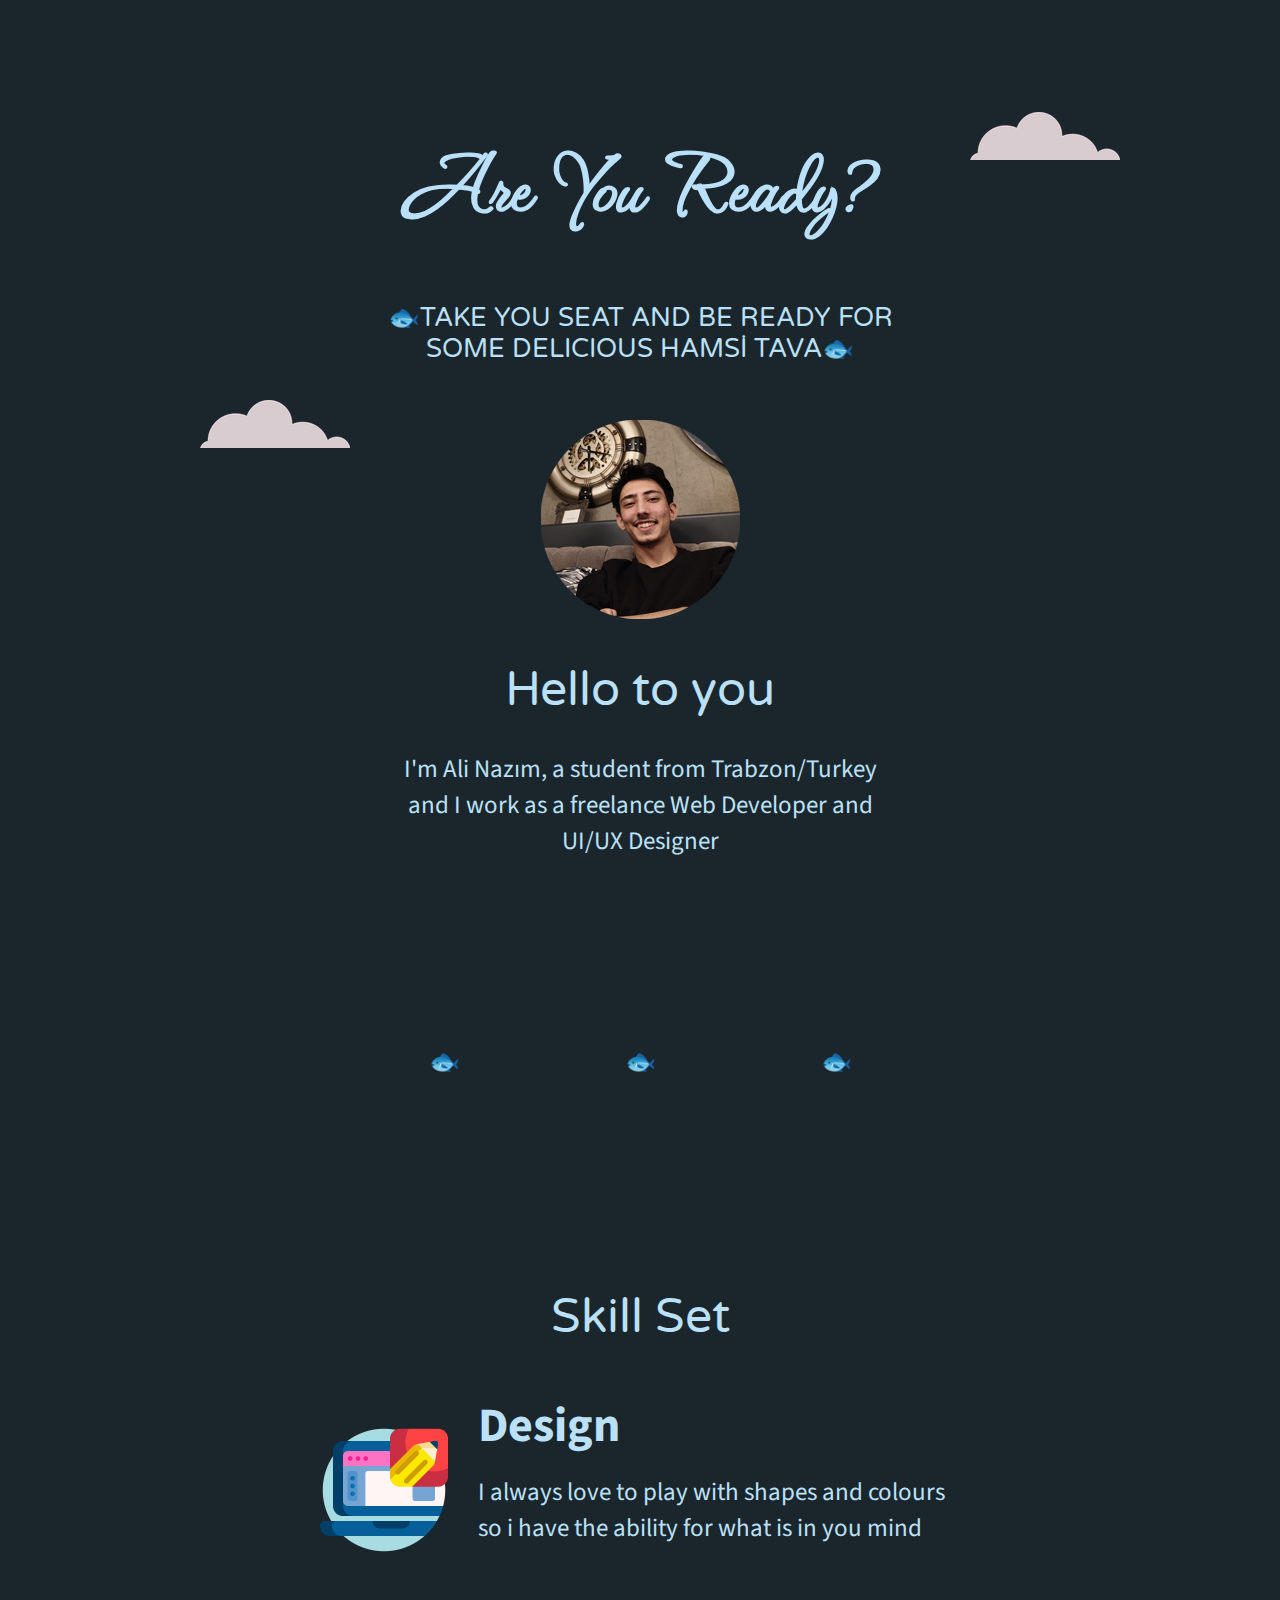
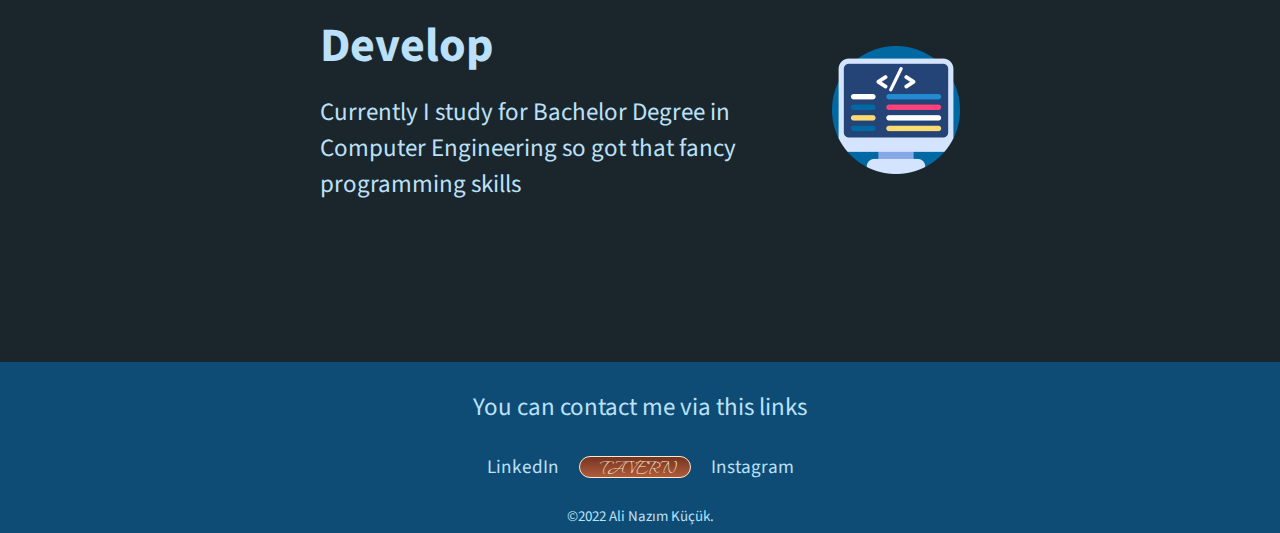
<file: index.html>
<!DOCTYPE html>
<html lang="tr" dir="ltr">

<head>
  <meta charset="utf-8">
  <title>Ali Nazım</title>
  <link rel="stylesheet" href="stylee.css">
  <link rel="icon" href="images/hamsi.ico">
  <link rel="preconnect" href="https://fonts.googleapis.com">
  <link rel="preconnect" href="https://fonts.gstatic.com" crossorigin>
  <link href="https://fonts.googleapis.com/css2?family=Dancing+Script&family=Licorice&family=Source+Sans+Pro:wght@300&family=Varela+Round&family=Waterfall&display=swap" rel="stylesheet">
</head>

<body>
  <div class="topcon">
    <img class="bulut1" src="images/cloud.png" alt="">
    <h1 class="space2" class="centertitle">Are You Ready?</h1>
    <h2 class="iinl"> 🐟TAKE YOU SEAT AND BE READY FOR SOME DELICIOUS HAMSİ TAVA🐟</h2>
    <img class="bulut2" src="images/cloud.png" alt="">
    <div class="profile">
      <img src="images/ali.png" alt="">
      <h2>Hello to you</h2>
      <p class="">I'm Ali Nazım, a student from Trabzon/Turkey and I work as a freelance <spa>Web Developer</spa> and UI/UX Designer</p>

    </div>

    <p class="ara">🐟</p>
    <p class="ara">🐟</p>
    <p class="ara">🐟</p>

  </div>
  <div class="middlecon">
    <div class="skills">
      <h2 class="myskil">Skill Set</h2>
      <div class="skill-row">
        <img class="des-img" src="images/software.png" alt="">
        <h3>Design</h3>
        <p>I always love to play with shapes and colours so i have the ability for what is in you mind</p>
      </div>
      <div class="skill-row">
        <img class="dev-img" src="images/coding.png" alt="">
        <h3>Develop</h3>
        <p>Currently I study for Bachelor Degree in Computer Engineering so got that fancy programming skills</p>

      </div>
    </div>

  </div>


  <div class="bottomcon">
    <div class="contact-me">
      <p>You can contact me via this links</p>
      <a class="linkss" target="_blank" href="https://www.linkedin.com/in/ali-nazım-küçük/">LinkedIn</a>
      <a class="btn"    target="_blank" href="tavern.html">TAVERN</a>
      <a class="linkss" target="_blank" href="https://www.instagram.com/alinkucuk/">Instagram</a>



    </div>

    <p id="name">©2022 Ali Nazım Küçük.</p>
  </div>
</body>

</html>
</file>
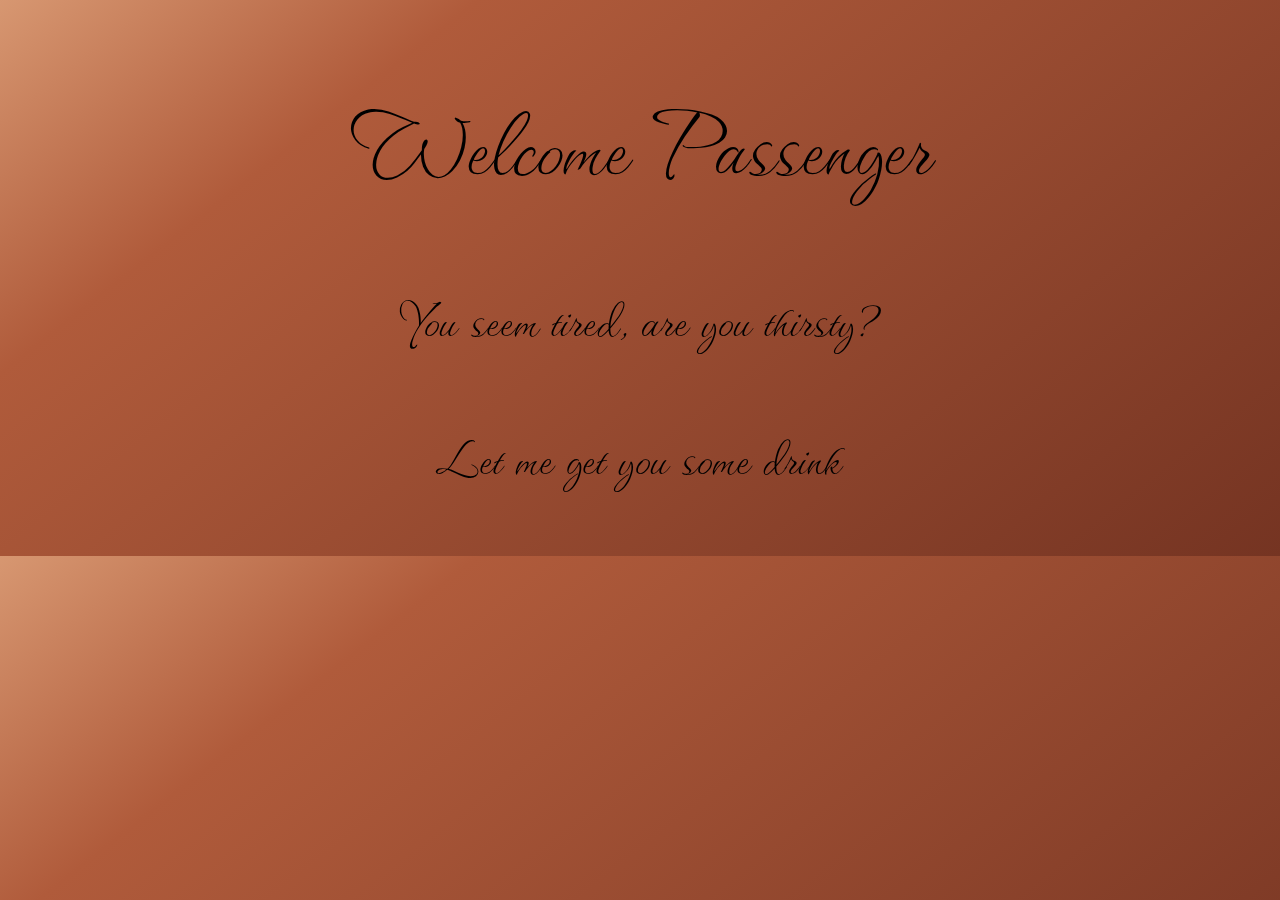
<file: tavern.html>
<!DOCTYPE html>
<html lang="en" dir="ltr">
  <head>
    <meta charset="utf-8">
    <title>Tavern</title>
    <link rel="stylesheet" href="tavernacss.css">
    <link rel="preconnect" href="https://fonts.googleapis.com">
    <link rel="preconnect" href="https://fonts.gstatic.com" crossorigin>
    <link href="https://fonts.googleapis.com/css2?family=Dancing+Script&family=Licorice&family=Source+Sans+Pro:wght@300&family=Varela+Round&family=Waterfall&display=swap" rel="stylesheet">
</head>
  <body>
    <h1>Welcome Passenger</h1>
    <p>You seem tired, are you thirsty?</p>
    <p>Let me get you some drink</p>
  </body>
</html>
</file>
<file: stylee.css>
body{
  margin: 0;
  font-family: sans-serif;
  position: relative;
  margin-bottom: 0;
  font-size: 2rem;
  color: #BBE1FA;
  background-color: #1B262C;
}

.topcon{
  padding-top: 7rem;
  font-family: 'Source Sans Pro', sans-serif;
  margin-left: auto;
  margin-right: auto;
    margin-bottom: 0rem;
  text-align: center;
  position: relative;
  font-size: 25px;
  background-color: #1B262C;
}
.middlecon{
  margin-top: 10rem;
  margin-bottom: 10rem;
  text-align: center;

}
.bottomcon{
  padding-top: 20px;
  text-align: center;
  background-color: #0F4C75;
  line-height: 0;
  margin-top: 10rem;
  margin-bottom: 0;
  font-size: 1.2rem;
}
.iinl{
  display: inline-block;
  font-size: 1.6rem;
  margin: 3.5rem auto 3.5rem auto;
  width: 40%;
}
.profile{
  width: 40%;
  text-align: center;
  margin: auto;
}

.btn{
  display: block;
}
.myskil{
  margin-top: 70px;
  margin-bottom: 5rem;
}
.ara{
  width: 50;
  text-align: center;
  margin: 10rem 5rem 3rem 5rem;
  display: inline-block;
}
.contact-me{
  line-height: 0;
  margin-top: 0;
    font-family: 'Source Sans Pro', sans-serif;
}
.cont{
  margin 0;
}

p{
  font-family: 'Source Sans Pro', sans-serif;
  font-size: 25px;
}
h1{
  font-size: 0.5em;
  font-family: 'Waterfall', cursive;
  margin-bottom: 0.5rem;
  font-weight: 4rem;
}
h2{
  font-family: 'Varela Round', sans-serif;
  font-size: 3rem;
  margin: 2rem;
  font-weight: normal;

}
h3{
    font-family: 'Source Sans Pro', sans-serif;
    font-size: 1.5em;
    line-height: 0px;
}
.skill-row{
  text-align: left;
  width: 50%;
  margin: 50px auto 100px auto;
}
.linkss{
  color: #BBE1FA;
  margin: 30rem 1rem;
  text-decoration: none;
}
.linkss:hover{
  color: #1B262C;
}
#name{
  font-size: 15px;
  padding-bottom: 1rem;
  margin-bottom: 0;
}
#con{
  font-size: 2rem;
  margin-bottom: 3.4rem;
}
.tavern{
    margin: 0 auto;
    font-family: 'Waterfall', cursive;
    font-size:3rem;
    font-weight: 300;
    color: #BBE1FA;
    display: none;
}
.des-img{
  width: 20%;
  float: left;
  margin-right: 30px;
}
.dev-img{
  width: 20%;
  float: right;
  margin-left: 30px;
}

.space2{
  margin-top: 10px;
  font-size: 100px;
}
.bulut1{
  position: fixed;
  right: 10rem;
}
.bulut2{
  position: fixed;
  left: 200px;
  top: 400px;
}
.btn {
  display: inline-block;
  margin: 1.5rem auto;
  text-align: center;
  width: 70px;
  font-family: 'Waterfall', cursive;
  font-weight: 300;
  background: #753422;
  background-image: -webkit-linear-gradient(top, #753422, #B05B3B);
  background-image: -moz-linear-gradient(top, #753422, #B05B3B);
  background-image: -ms-linear-gradient(top, #753422, #B05B3B);
  background-image: -o-linear-gradient(top, #753422, #B05B3B);
  background-image: linear-gradient(to bottom, #753422, #B05B3B);
  -webkit-border-radius: 60;
  -moz-border-radius: 60;
  border-radius: 60px;
  color: #FFEBC9;
  font-size: 20px;
  padding: 10px 20px 10px 20px;
  border: solid #FFEBC9 1px;
  text-decoration: none;
}

/* there are two displays one is inline other one is block (strict)
and inline block is the best
clear isanti-float only use it in wrap text
line height satır aralığı
  #66CCEB
  #6B0000
  #CFA338
*/
</file>
<file: tavernacss.css>
body {
  text-align: center;
  font-family: 'Waterfall', cursive;
  font-weight: 300;
  background: rgb(215, 151, 113);
  background: -moz-linear-gradient(142deg, rgba(215, 151, 113, 1) 0%, rgba(176, 91, 59, 1) 24%, rgba(117, 52, 34, 1) 100%);
  background: -webkit-linear-gradient(142deg, rgba(215, 151, 113, 1) 0%, rgba(176, 91, 59, 1) 24%, rgba(117, 52, 34, 1) 100%);
  background: linear-gradient(142deg, rgba(215, 151, 113, 1) 0%, rgba(176, 91, 59, 1) 24%, rgba(117, 52, 34, 1) 100%);
  filter: progid:DXImageTransform.Microsoft.gradient(startColorstr="#d79771", endColorstr="#753422", GradientType=1);
}

h1 {
  font-family: 'Waterfall', cursive;
  font-size: 7rem;
  font-weight: 300;
}

p {
  font-size: 4rem;
}
</file>
